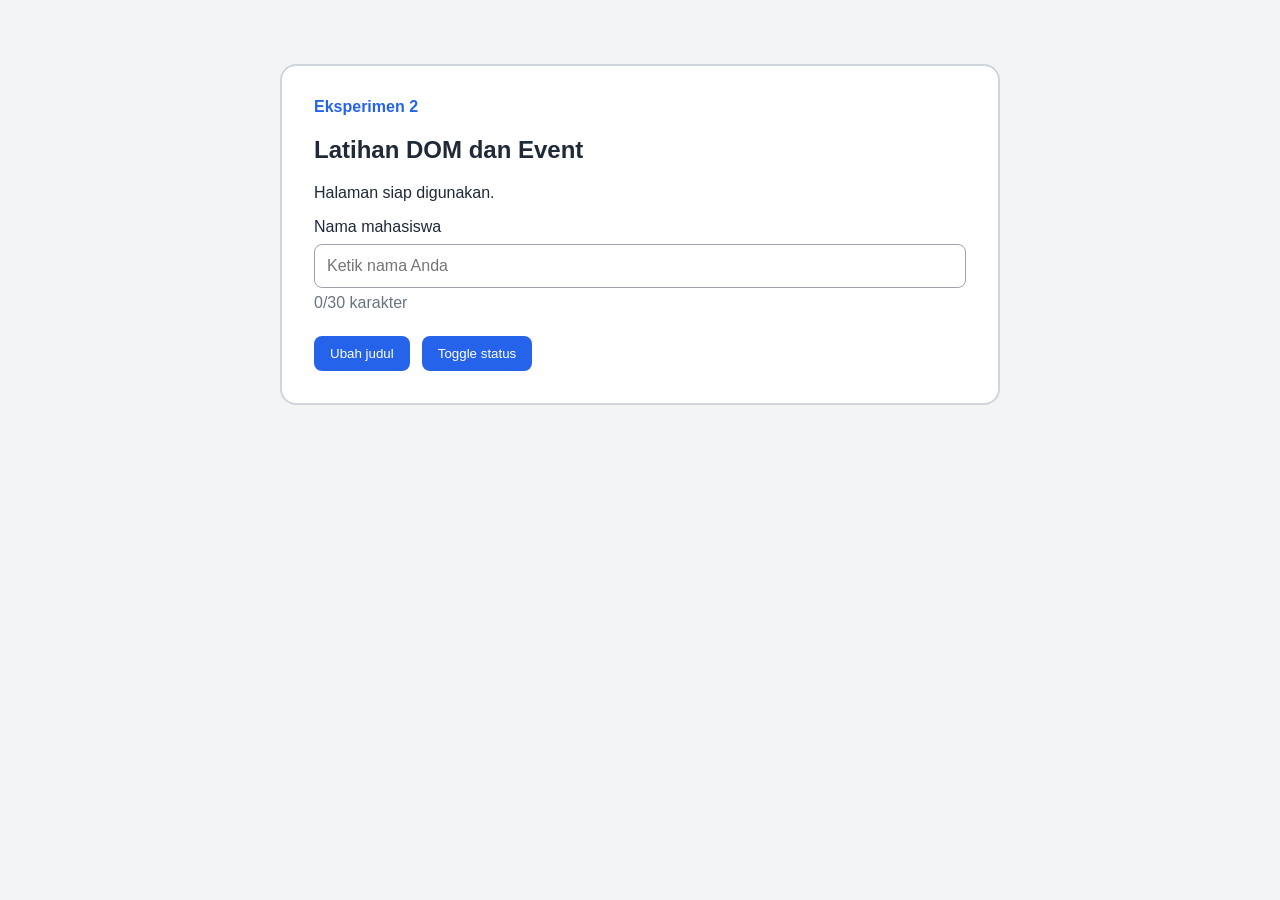
<file: A2/index.html>
<!doctype html>
<html lang="id">
<head>
 <meta charset="utf-8">
 <meta name="viewport"
 content="width=device-width, initial-scale=1">
 <title>Eksperimen DOM dan Event</title>
 <link rel="stylesheet" href="css/style.css">
</head>
<body>
 <main class="container">
 <section class="praktikum-card"
 aria-labelledby="judul-utama">
 <p class="label">Eksperimen 2</p>
 <h1 id="judul-utama">Latihan DOM dan Event</h1>
 <p id="status-pesan" aria-live="polite">
 Halaman siap digunakan.
 </p>
 <label for="nama">Nama mahasiswa</label>
 <input id="nama" name="nama" type="text"
 maxlength="30"
 placeholder="Ketik nama Anda">
 <p class="counter">
 <span id="jumlah-karakter">0</span>/30 karakter
 </p>
 <div class="actions">
 <button id="ubah-judul" type="button">
 Ubah judul
 </button>
 <button id="toggle-status" type="button"
 aria-pressed="false">
 Toggle status
 </button>
 </div>
 </section>
 </main>
 <script src="js/app.js" defer></script>
</body>
</html>
</file>
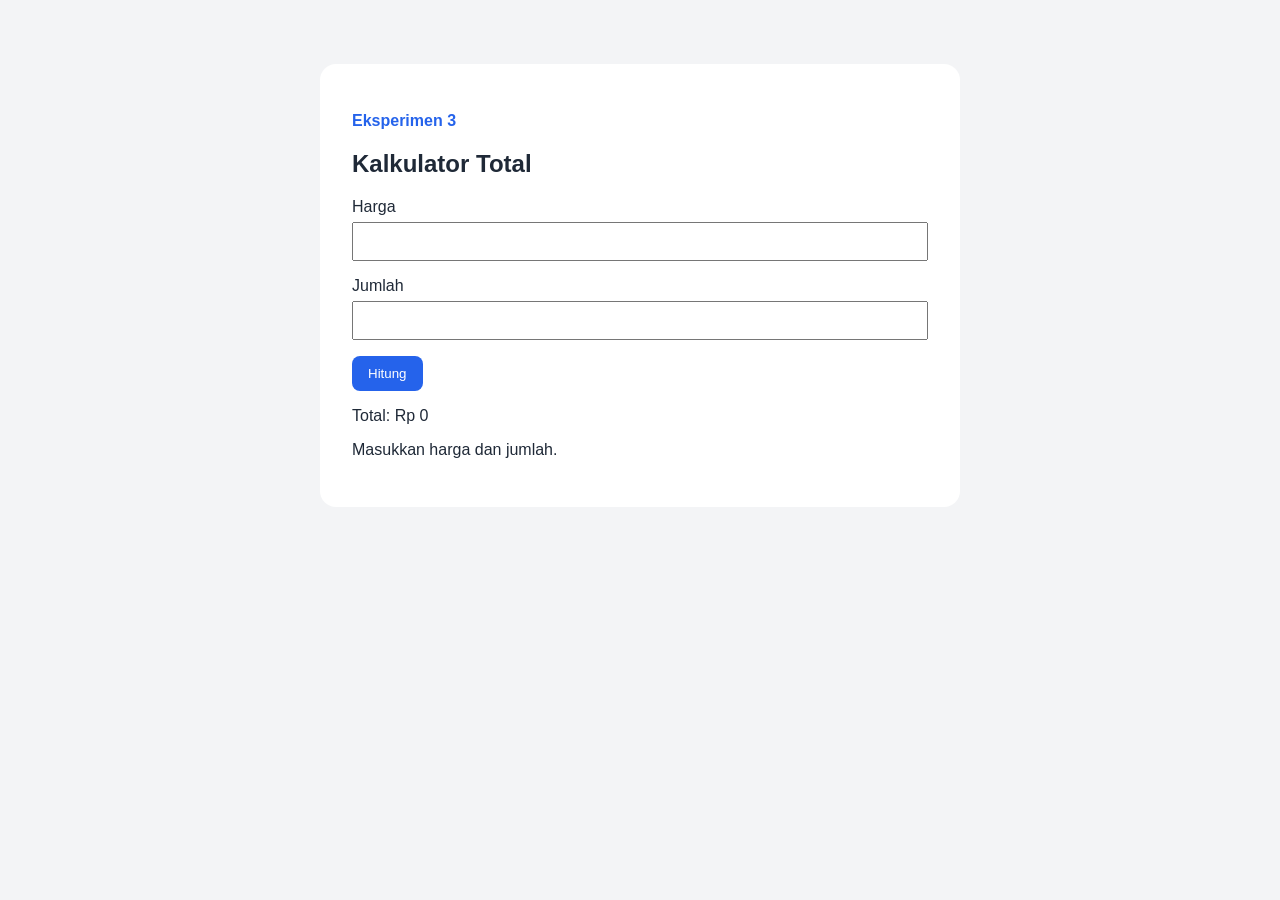
<file: eksperimen-3-debugging/index.html>
<!doctype html>
<html lang="id">
<head>
 <meta charset="utf-8">
 <meta name="viewport"
 content="width=device-width, initial-scale=1">
 <title>Eksperimen Diagnosis Error</title>
 <link rel="stylesheet" href="css/style.css">
</head>
<body>
 <main class="container">
 <section class="praktikum-card"
 aria-labelledby="judul-utama">
 <p class="label">Eksperimen 3</p>
 <h1 id="judul-utama">Kalkulator Total</h1>
 <form id="form-hitung">
 <label for="harga">Harga</label>
 <input id="harga" name="harga" type="number"
 min="1" required>
 <label for="jumlah">Jumlah</label>
 <input id="jumlah" name="jumlah" type="number"
 min="1" required>
 <button id="hitung" type="submit">Hitung</button>
 </form>
 <p>Total: Rp <output id="hasil">0</output></p>
 <p id="pesan" role="status" aria-live="polite">
 Masukkan harga dan jumlah.
 </p>
 </section>
 </main>
 <script src="js/app.js" defer></script>
</body>
</html>
</file>
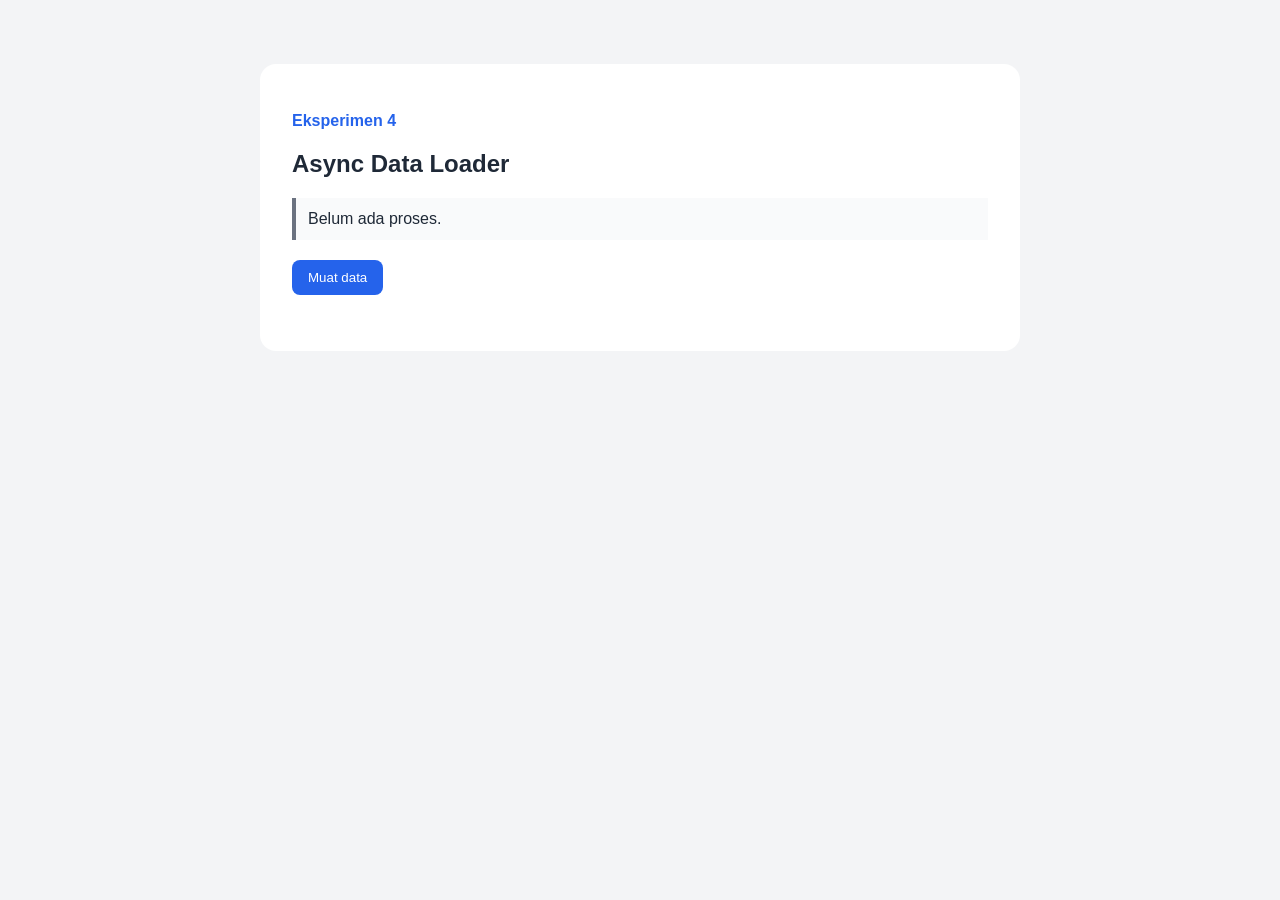
<file: eksperimen-4-async/index.html>
<!doctype html>
<html lang="id">
<head>
 <meta charset="utf-8">
 <meta name="viewport"
 content="width=device-width, initial-scale=1">
 <title>Eksperimen Asynchronous JavaScript</title>
 <link rel="stylesheet" href="css/style.css">
</head>
<body>
 <main class="container">
 <section class="praktikum-card"
 aria-labelledby="judul-utama">
 <p class="label">Eksperimen 4</p>
 <h1 id="judul-utama">Async Data Loader</h1>
 <p id="status" class="status" data-state="idle"
 role="status" aria-live="polite">
 Belum ada proses.
 </p>
 <button id="muat-data" type="button">
 Muat data
 </button>
 <section id="daftar-fitur" class="grid"
 aria-label="Daftar fitur"></section>
 </section>
 </main>
 <script src="js/app.js" defer></script>
</body>
</html>
</file>
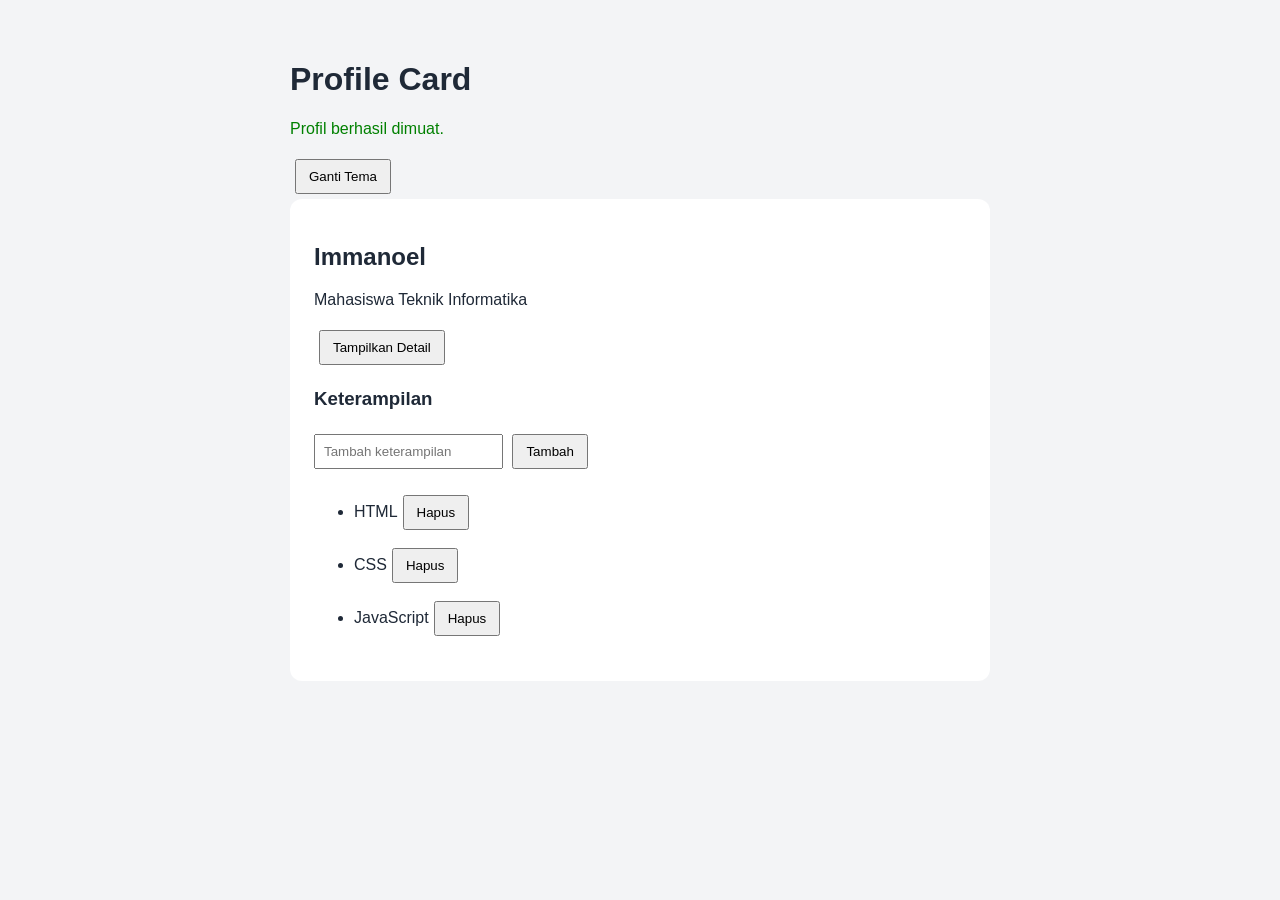
<file: Homework — Interactive Profile Card/index.html>
<!DOCTYPE html>
<html lang="id">
<head>
    <meta charset="UTF-8">
    <meta name="viewport" content="width=device-width, initial-scale=1.0">
    <title>Profile Card</title>
    <link rel="stylesheet" href="css/style.css">
    <script src="js/app.js" defer></script>
</head>
<body>

    <main class="container">

        <h1>Profile Card</h1>

        <p id="status" aria-live="polite">
            Memuat profil...
        </p>

        <button id="coba-lagi" hidden>Coba Lagi</button>
        <button id="tema">Ganti Tema</button>

        <section class="card">

            <h2 id="nama">-</h2>
            <p id="jabatan">-</p>

            <button
                id="detail"
                aria-expanded="false">
                Tampilkan Detail
            </button>

            <div id="detail-profil" hidden>
                <p id="deskripsi">-</p>
                <p id="email">-</p>
            </div>

            <h3>Keterampilan</h3>

            <form id="form-keterampilan">
                <input
                    type="text"
                    id="keterampilan"
                    placeholder="Tambah keterampilan">

                <button type="submit">
                    Tambah
                </button>

                <p id="error-keterampilan"></p>
            </form>

            <ul id="daftar-keterampilan"></ul>

        </section>

    </main>

</body>
</html>
</file>
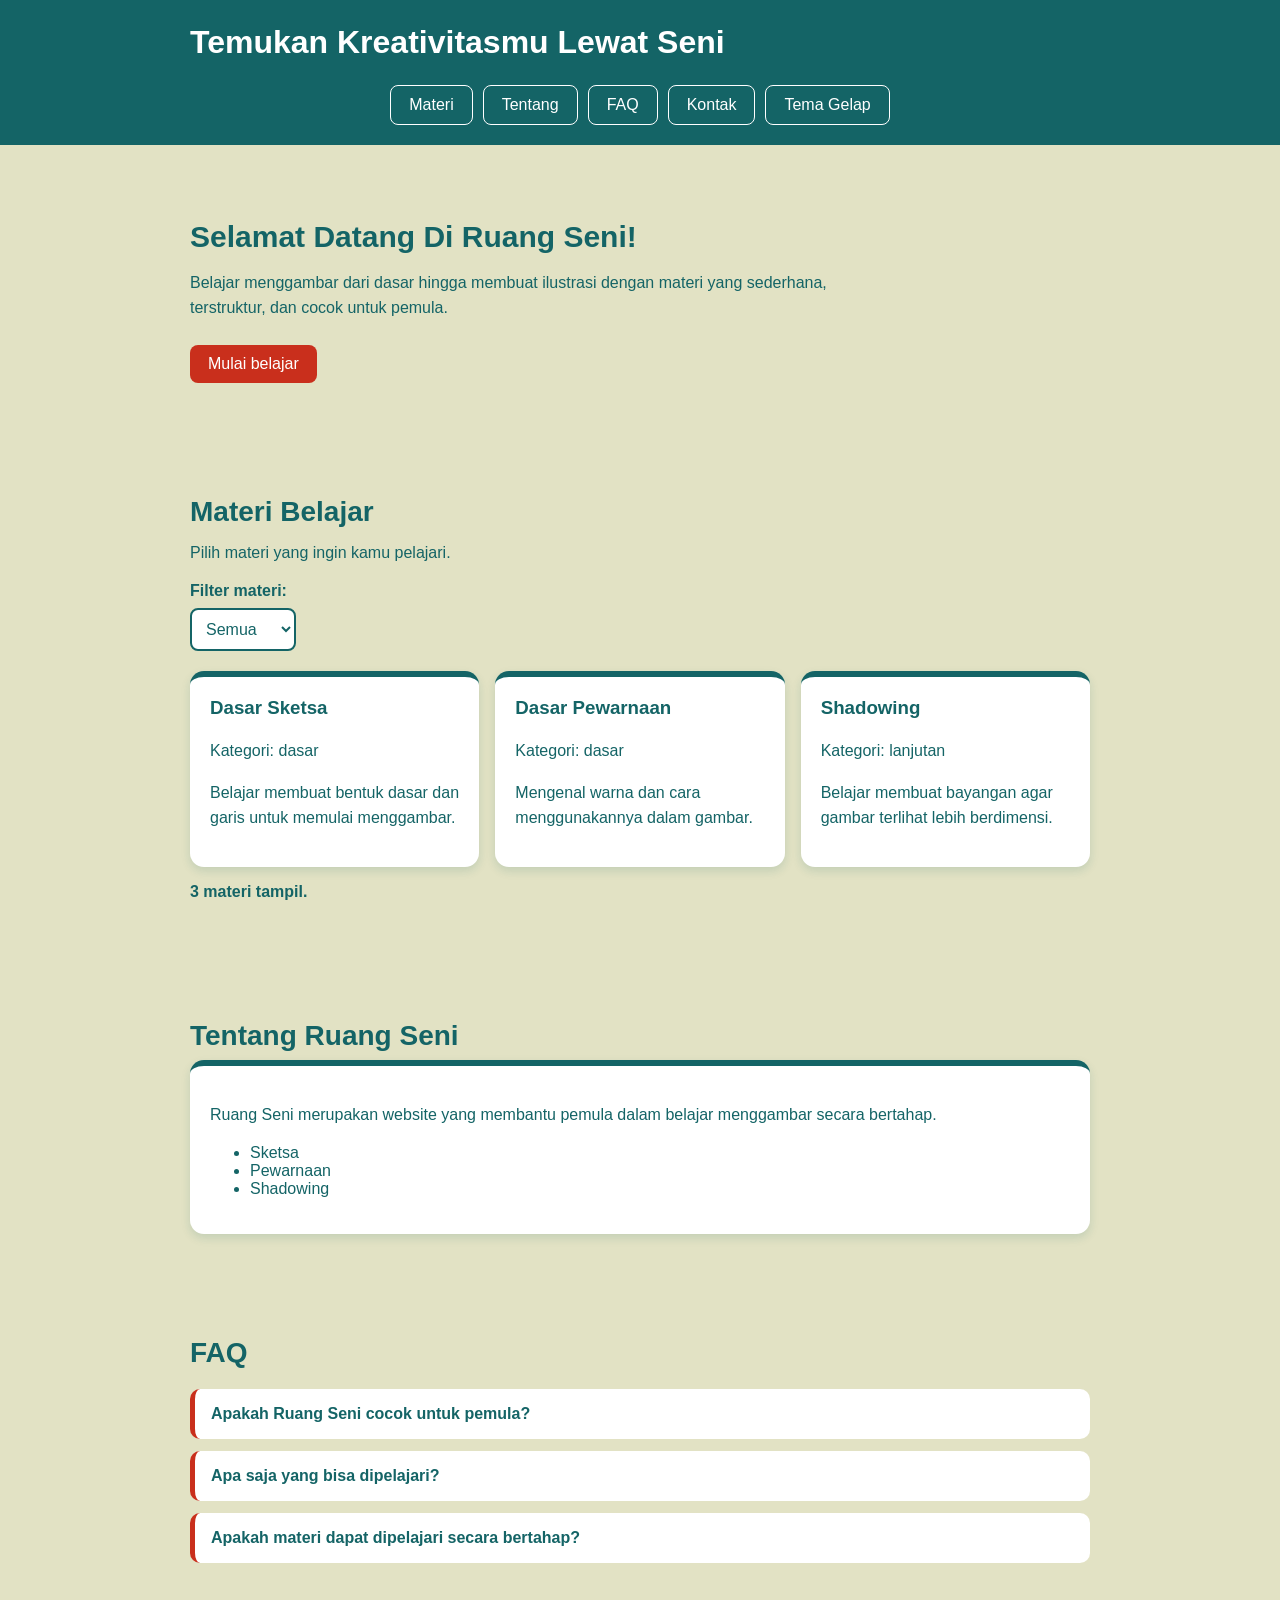
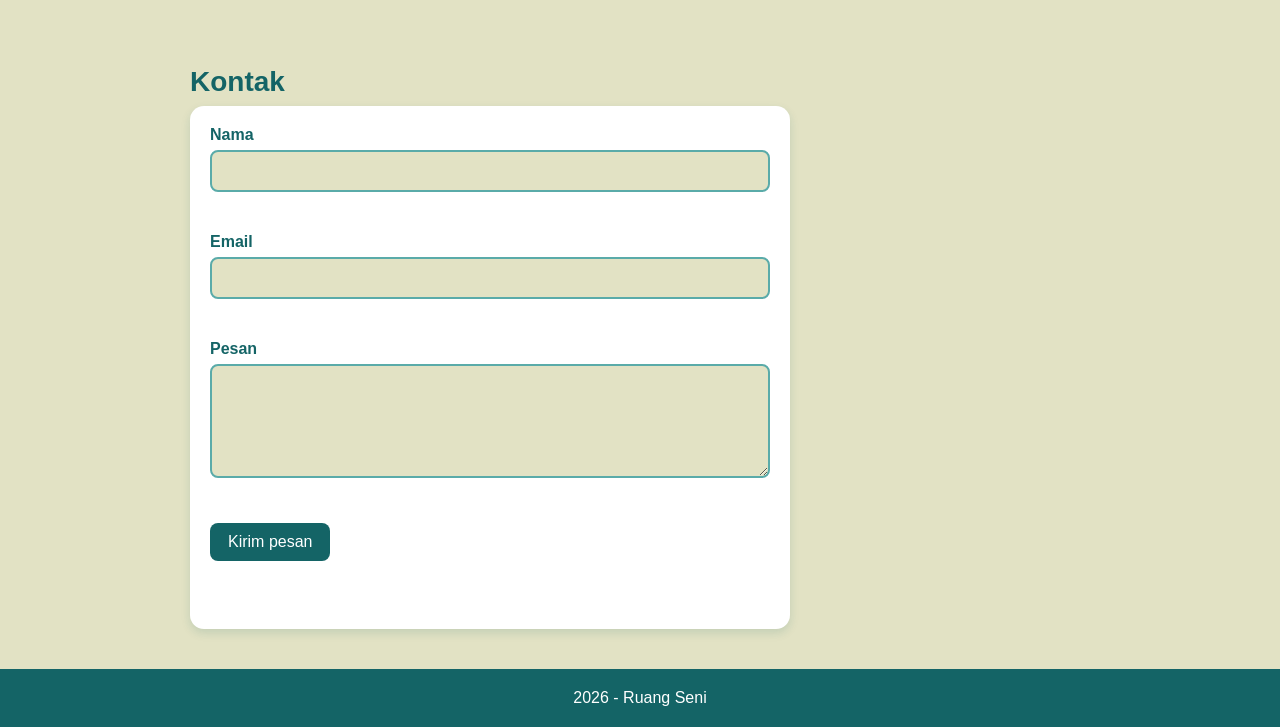
<file: Mini-Project/index.html>
<!doctype html>
<html lang="id">
<head>
    <meta charset="utf-8">
    <meta name="viewport" content="width=device-width, initial-scale=1">
    <title>Ruang Seni</title>
    <link href="css/style.css" rel="stylesheet">
    <script src="js/app.js" defer></script>
</head>
<body>
    <header>
        <div class="container">
            <div class="header-content">
                <h1>Temukan Kreativitasmu Lewat Seni</h1>
                <button id="menu-toggle"
                        class="menu-toggle"
                        type="button"
                        aria-expanded="false"
                        aria-controls="main-nav">
                    Menu
                </button>
            </div>
            <nav id="main-nav">
                <a href="#materi" class="nav-link">Materi</a>
                <a href="#tentang" class="nav-link">Tentang</a>
                <a href="#faq" class="nav-link">FAQ</a>
                <a href="#kontak" class="nav-link">Kontak</a>
                <button id="theme-toggle"
                        class="nav-button"
                        type="button"
                        aria-pressed="false">
                    Tema Gelap
                </button>
            </nav>
        </div>
    </header>

    <main>
        <section class="hero">
            <div class="container">
                <h2>Selamat Datang Di Ruang Seni!</h2>
                <p>
                    Belajar menggambar dari dasar hingga membuat ilustrasi
                    dengan materi yang sederhana, terstruktur, dan cocok untuk pemula.
                </p>
                <a href="#materi" class="button button-belajar">
                    Mulai belajar
                </a>
            </div>
        </section>

        <section id="materi" class="section">
            <div class="container">
                <h2>Materi Belajar</h2>
                <p>Pilih materi yang ingin kamu pelajari.</p>

                <div class="filter-group">
                    <label for="filter-materi">Filter materi:</label>
                    <select id="filter-materi">
                        <option value="semua">Semua</option>
                        <option value="dasar">Dasar</option>
                        <option value="lanjutan">Lanjutan</option>
                    </select>
                </div>

                <div id="daftar-materi" class="card-list"></div>
                <p id="status-materi" class="status" aria-live="polite"></p>
            </div>
        </section>

        <section id="tentang" class="section">
            <div class="container">
                <h2>Tentang Ruang Seni</h2>

                <div class="card">
                    <p>
                        Ruang Seni merupakan website yang membantu pemula
                        dalam belajar menggambar secara bertahap.
                    </p>

                    <ul>
                        <li>Sketsa</li>
                        <li>Pewarnaan</li>
                        <li>Shadowing</li>
                    </ul>
                </div>
            </div>
        </section>

        <section id="faq" class="section">
            <div class="container">
                <h2>FAQ</h2>

                <div class="faq-list">
                    <article class="faq-item">
                        <button class="faq-question"
                                type="button"
                                aria-expanded="false">
                            Apakah Ruang Seni cocok untuk pemula?
                        </button>
                        <div class="faq-answer" hidden>
                            <p>
                                Ya. Materi disusun dari dasar sehingga
                                cocok untuk orang yang baru mulai belajar menggambar.
                            </p>
                        </div>
                    </article>

                    <article class="faq-item">
                        <button class="faq-question"
                                type="button"
                                aria-expanded="false">
                            Apa saja yang bisa dipelajari?
                        </button>
                        <div class="faq-answer" hidden>
                            <p>
                                Kamu dapat mempelajari sketsa, pewarnaan,
                                shadowing, dan dasar ilustrasi.
                            </p>
                        </div>
                    </article>

                    <article class="faq-item">
                        <button class="faq-question"
                                type="button"
                                aria-expanded="false">
                            Apakah materi dapat dipelajari secara bertahap?
                        </button>
                        <div class="faq-answer" hidden>
                            <p>
                                Ya. Kamu dapat memulai dari materi dasar
                                kemudian melanjutkan ke materi berikutnya.
                            </p>
                        </div>
                    </article>
                </div>
            </div>
        </section>

        <section id="kontak" class="section">
            <div class="container">
                <h2>Kontak</h2>

                <form id="form-kontak" class="contact-form" novalidate>
                    <div class="form-group">
                        <label for="nama">Nama</label>
                        <input id="nama"
                               name="nama"
                               type="text"
                               required
                               minlength="3">
                        <p id="error-nama" class="error"></p>
                    </div>

                    <div class="form-group">
                        <label for="email">Email</label>
                        <input id="email"
                               name="email"
                               type="email"
                               required>
                        <p id="error-email" class="error"></p>
                    </div>

                    <div class="form-group">
                        <label for="pesan">Pesan</label>
                        <textarea id="pesan"
                                  name="pesan"
                                  rows="5"
                                  required
                                  minlength="10"></textarea>
                        <p id="error-pesan" class="error"></p>
                    </div>

                    <button type="submit" class="button button-email">
                        Kirim pesan
                    </button>

                    <p id="pesan-berhasil"
                       class="success"
                       aria-live="polite"></p>
                </form>
            </div>
        </section>
    </main>

    <button id="back-to-top"
            class="back-to-top"
            type="button"
            hidden>
        ↑ Kembali ke atas
    </button>

    <footer>
        <div>2026 - Ruang Seni</div>
    </footer>
</body>
</html>
</file>
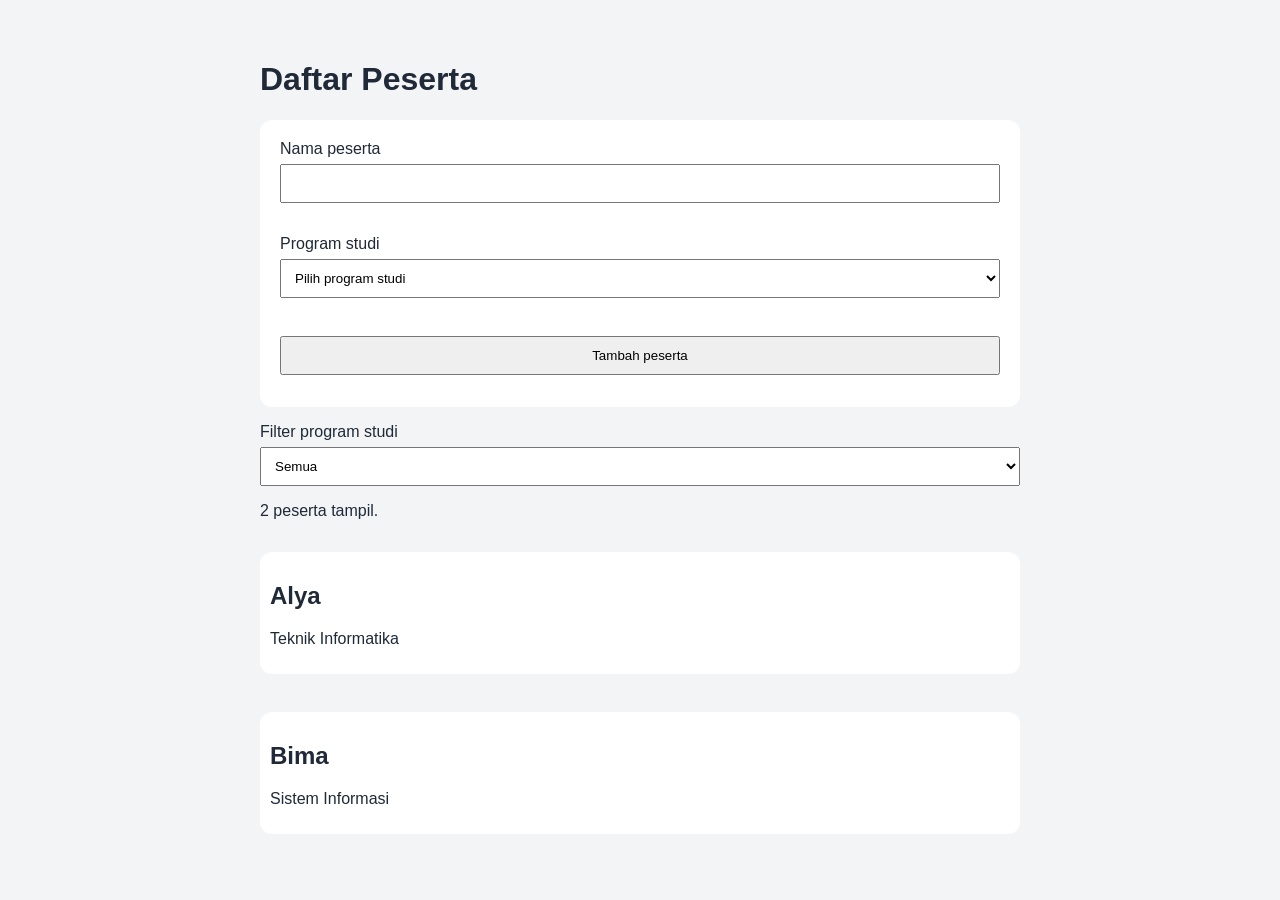
<file: task-2-dom-form/index.html>
<!doctype html>
<html lang="id">
<head>
 <meta charset="utf-8">
 <meta name="viewport" content="width=device-width, initial-scale=1">
 <title>Task 2 DOM dan Form</title>
 <link rel="stylesheet" href="css/style.css">
</head>
<body>
 <main class="container">
 <h1>Daftar Peserta</h1>
 <form id="form-peserta" novalidate>
 <label for="nama">Nama peserta</label>
 <input id="nama" name="nama" autocomplete="name"
 aria-describedby="error-nama" required>
 <small id="error-nama" class="error"></small>
 <label for="prodi">Program studi</label>
 <select id="prodi" name="prodi"
 aria-describedby="error-prodi" required>
 <option value="">Pilih program studi</option>
 <option>Teknik Informatika</option>
 <option>Sistem Informasi</option>
 </select>
 <small id="error-prodi" class="error"></small>
 <button type="submit">Tambah peserta</button>
 </form>
 <label for="filter-prodi">Filter program studi</label>
 <select id="filter-prodi">
 <option value="semua">Semua</option>
 <option>Teknik Informatika</option>
 <option>Sistem Informasi</option>
 <option>Manajemen Informatika</option>
 </select>
 <p id="status" role="status" aria-live="polite"></p>
 <section id="daftar-peserta" class="grid"
 aria-label="Daftar peserta"></section>
 </main>
 <script src="js/app.js" defer></script>
</body>
</html>
</file>
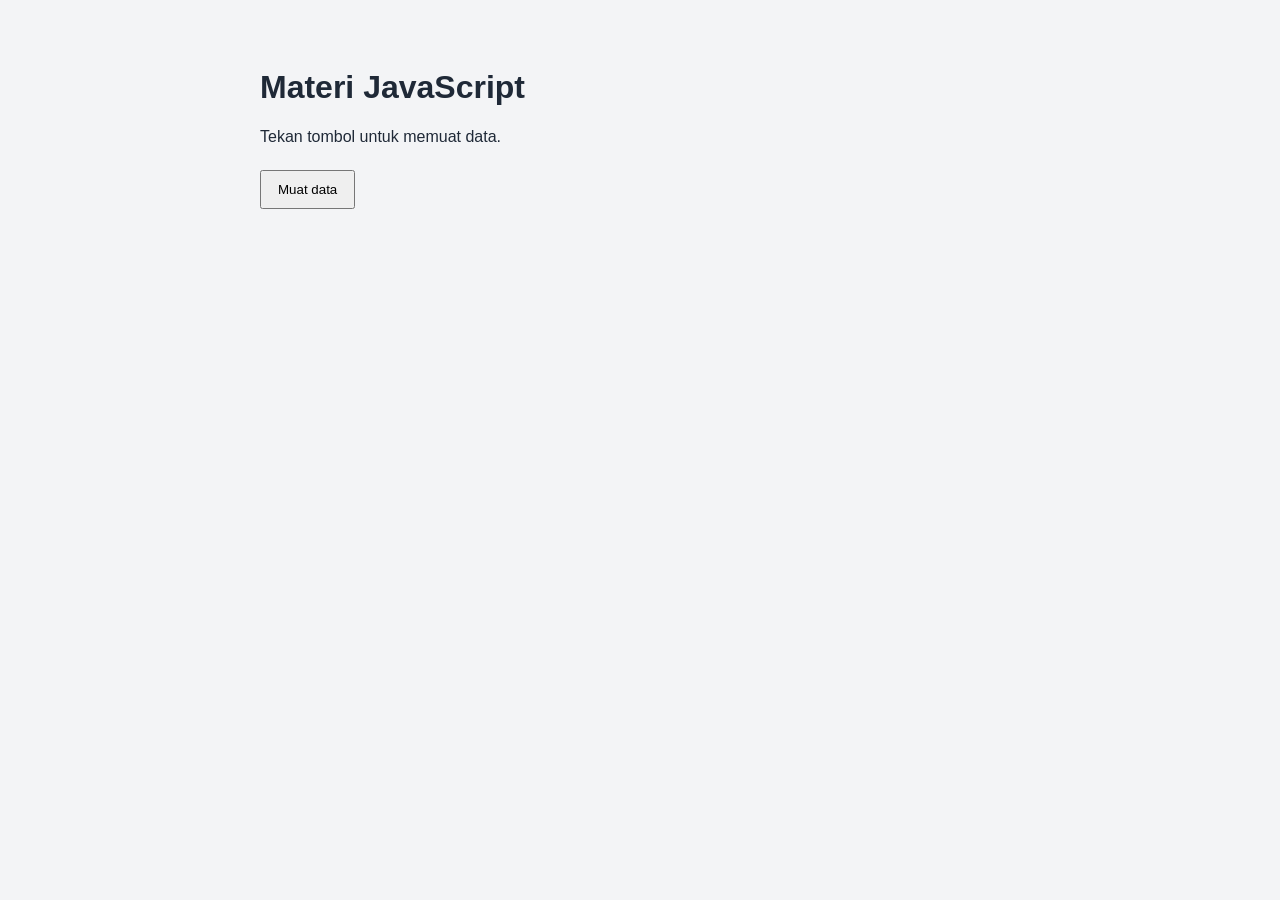
<file: task-3-async-loader/index.html>
<!doctype html>
<html lang="id">
<head>
 <meta charset="utf-8">
 <meta name="viewport" content="width=device-width, initial-scale=1">
 <title>Task 3 Async Data Loader</title>
 <link rel="stylesheet" href="css/style.css">
</head>
<body>
 <main class="container">
 <h1>Materi JavaScript</h1>
 <p id="status" role="status" aria-live="polite">
 Tekan tombol untuk memuat data.
 </p>
 <button id="muat" type="button">Muat data</button>
 <button id="coba-lagi" type="button" hidden>Coba lagi</button>
 <section id="daftar-materi" class="grid"
 aria-label="Daftar materi"></section>
 </main>
 <script src="js/app.js" defer></script>
</body>
</html>
</file>
<file: A2/css/style.css>
* {
 box-sizing: border-box;
}
body {
 margin: 0;
 min-height: 100vh;
 font-family: Arial, sans-serif;
 color: #1f2937;
 background: #f3f4f6;
 transition: background 200ms, color 200ms;
}
.container {
 width: min(90%, 720px);
 margin-inline: auto;
 padding-block: 64px;
}
.praktikum-card {
 padding: 32px;
 border: 2px solid #d1d5db;
 border-radius: 16px;
 background: #ffffff;
}
.label {
 margin: 0 0 8px;
 font-weight: 700;
 color: #2563eb;
}
label,
input {
 display: block;
 width: 100%;
}
input {
 margin-top: 8px;
 padding: 12px;
 border: 1px solid #9ca3af;
 border-radius: 8px;
 font: inherit;
}
.counter {
 margin-top: 6px;
 color: #6b7280;
}

.actions {
 display: flex;
 flex-wrap: wrap;
 gap: 12px;
 margin-top: 24px;
}
button {
 padding: 10px 16px;
 border: 0;
 border-radius: 8px;
 color: #ffffff;
 background: #2563eb;
 cursor: pointer;
}
button:focus-visible {
 outline: 3px solid #f59e0b;
 outline-offset: 3px;
}
body.is-active {
 color: #f9fafb;
 background: #111827;
}
body.is-active .praktikum-card {
 border-color: #60a5fa;
 background: #1f2937;
}
body.is-active .counter {
 color: #d1d5db;
}
</file>
<file: eksperimen-3-debugging/css/style.css>
*{
 box-sizing: border-box;
}
body {
 margin: 0;
 font-family: Arial, sans-serif;
 color: #1f2937;
 background: #f3f4f6;
}
.container {
 width: min(90%, 640px);
 margin-inline: auto;
 padding-block: 64px;
}
.praktikum-card {
 padding: 32px;
 border-radius: 16px;
 background: #ffffff;
}
.label {
 font-weight: 700;
 color: #2563eb;
}
label,
input {
 display: block;
 width: 100%;
}
input {
 margin-block: 6px 16px;
 padding: 10px;
}
button {
 padding: 10px 16px;
 border: 0;
 border-radius: 8px;
 color: #ffffff;
 background: #2563eb;
}
</file>
<file: eksperimen-4-async/css/style.css>
* {
 box-sizing: border-box;
}
body {
 margin: 0;
 font-family: Arial, sans-serif;
 color: #1f2937;
 background: #f3f4f6;
}
.container {
 width: min(90%, 760px);
 margin-inline: auto;
 padding-block: 64px;
}
.praktikum-card {
 padding: 32px;
 border-radius: 16px;
 background: #ffffff;
}
.label {
 font-weight: 700;
 color: #2563eb;
}
button {
 padding: 10px 16px;
 border: 0;
 border-radius: 8px;
 color: #ffffff;
 background: #2563eb;
 cursor: pointer;
}
button:disabled {
 cursor: wait;
 opacity: 0.6;
}

.status {
 margin-block: 20px;
 padding: 12px;
 border-left: 4px solid #6b7280;
 background: #f9fafb;
}
.status[data-state="loading"] {
 border-color: #d97706;
}
.status[data-state="success"] {
 border-color: #16a34a;
}
.status[data-state="empty"],
.status[data-state="error"] {
 border-color: #dc2626;
}
.grid {
 display: grid;
 gap: 12px;
 margin-top: 24px;
}
.feature-card {
 padding: 16px;
 border: 1px solid #d1d5db;
 border-radius: 10px;
}
.feature-card h2,
.feature-card p {
 margin-block: 0 8px;
}
</file>
<file: Homework — Interactive Profile Card/css/style.css>
* {
    box-sizing: border-box;
}

body {
    margin: 0;
    font-family: Arial, sans-serif;
    background: #f3f4f6;
    color: #1f2937;
}

.container {
    width: min(92%, 700px);
    margin: auto;
    padding: 40px 0;
}

.card {
    padding: 24px;
    background: white;
    border-radius: 12px;
}

button {
    padding: 8px 12px;
    margin: 5px;
    cursor: pointer;
}

input {
    padding: 8px;
}

li {
    margin: 8px 0;
}

.error {
    color: red;
}

body.dark {
    background: #1f2937;
    color: white;
}

body.dark .card {
    background: #374151;
}

#status[data-state="loading"] {
    color: blue;
}

#status[data-state="success"] {
    color: green;
}

#status[data-state="error"] {
    color: red;
}
</file>
<file: Mini-Project/css/style.css>
:root {
    --primary-color: #146466;
    --secondary-color: #c92f1c;
    --accent-color: #5aaba9;
    --background-color: #e2e2c4;
    --card-color: white;
    --text-color: #146466;
    --error-color: #c92f1c;
    --success-color: #146466;
}
* {
    box-sizing: border-box;
}
html {
    scroll-behavior: smooth;
}
body {
    margin: 0;
    min-height: 100vh;
    display: flex;
    flex-direction: column;
    font-family: Arial, sans-serif;
    font-size: 16px;
    color: var(--text-color);
    background-color: var(--background-color);
    transition: background-color 0.2s, color 0.2s;
}
body.dark {
    --background-color: #102f30;
    --card-color: #183f40;
    --text-color: #e2e2c4;
}
.container {
    width: min(92%, 900px);
    margin-inline: auto;
}
header {
    background-color: var(--primary-color);
    color: white;
}
.header-content {
    padding: 24px 0;
    display: flex;
    align-items: center;
    justify-content: space-between;
    gap: 16px;
}
header h1 {
    margin: 0;
    font-size: 32px;
}
nav {
    display: flex;
    justify-content: center;
    align-items: center;
    gap: 10px;
    padding-bottom: 20px;
    flex-wrap: wrap;
}
.nav-link,
.nav-button {
    display: inline-block;
    padding: 10px 18px;
    color: white;
    background-color: var(--primary-color);
    border: 1px solid white;
    border-radius: 8px;
    text-decoration: none;
    font: inherit;
    cursor: pointer;
}
.nav-link:hover,
.nav-button:hover {
    background-color: var(--secondary-color);
}
.menu-toggle {
    display: none;
    padding: 10px 16px;
    color: white;
    background-color: var(--secondary-color);
    border: 0;
    border-radius: 8px;
    font: inherit;
    cursor: pointer;
}
.nav-link:focus-visible,
.nav-button:focus-visible,
.menu-toggle:focus-visible,
.button:focus-visible,
.faq-question:focus-visible,
.back-to-top:focus-visible {
    outline: 3px solid var(--accent-color);
    outline-offset: 2px;
}
.hero {
    padding: 50px 0;
}
.hero h2,
.section h2 {
    color: var(--primary-color);
}
body.dark .hero h2,
body.dark .section h2 {
    color: var(--accent-color);
}
.hero h2 {
    font-size: 30px;
    margin-bottom: 10px;
}
.hero p {
    max-width: 700px;
    line-height: 1.6;
    margin-bottom: 24px;
}
.section {
    padding: 40px 0;
}
.section h2 {
    font-size: 28px;
    margin-bottom: 8px;
}
.card-list {
    display: flex;
    flex-direction: column;
    gap: 16px;
    margin-top: 20px;
}
.card {
    background-color: var(--card-color);
    padding: 20px;
    border-radius: 14px;
    border-top: 6px solid var(--primary-color);
    box-shadow: 0 4px 10px rgba(20, 100, 102, 0.15);
}
.card h3 {
    margin-top: 0;
    color: var(--primary-color);
}
body.dark .card h3 {
    color: var(--accent-color);
}
.card p {
    line-height: 1.6;
}
.button {
    display: inline-block;
    padding: 10px 18px;
    border-radius: 8px;
    color: white;
    text-decoration: none;
    font-weight: bold;
    cursor: pointer;
    border: 0;
    font: inherit;
}
.button-belajar {
    background-color: var(--secondary-color);
}
.button-belajar:hover {
    background-color: var(--primary-color);
}
.button-email {
    background-color: var(--primary-color);
}
.button-email:hover {
    background-color: var(--secondary-color);
}
.filter-group {
    margin-top: 20px;
}
.filter-group label {
    display: block;
    margin-bottom: 8px;
    font-weight: bold;
}
.filter-group select {
    padding: 10px;
    border: 2px solid var(--primary-color);
    border-radius: 8px;
    background-color: var(--card-color);
    color: var(--text-color);
    font: inherit;
}
.status {
    margin-top: 16px;
    font-weight: bold;
}
.faq-list {
    display: flex;
    flex-direction: column;
    gap: 12px;
    margin-top: 20px;
}
.faq-item {
    background-color: var(--card-color);
    border-radius: 10px;
    overflow: hidden;
    border-left: 5px solid var(--secondary-color);
}
.faq-question {
    width: 100%;
    padding: 16px;
    text-align: left;
    background-color: transparent;
    border: 0;
    color: var(--text-color);
    font: inherit;
    font-weight: bold;
    cursor: pointer;
}
.faq-answer {
    padding: 0 16px 16px;
    line-height: 1.6;
}
.contact-form {
    max-width: 600px;
    padding: 20px;
    background-color: var(--card-color);
    border-radius: 14px;
    box-shadow: 0 4px 10px rgba(20, 100, 102, 0.15);
}
.form-group {
    margin-bottom: 16px;
}
.form-group label {
    display: block;
    margin-bottom: 6px;
    font-weight: bold;
}
.form-group input,
.form-group textarea {
    width: 100%;
    padding: 10px;
    border: 2px solid var(--accent-color);
    border-radius: 8px;
    background-color: var(--background-color);
    color: var(--text-color);
    font: inherit;
}
.form-group input:focus,
.form-group textarea:focus {
    outline: 2px solid var(--primary-color);
}
.error {
    min-height: 20px;
    margin: 5px 0 0;
    color: var(--error-color);
    font-size: 14px;
}
.success {
    min-height: 20px;
    margin-top: 12px;
    color: var(--success-color);
    font-weight: bold;
}
.back-to-top {
    position: fixed;
    right: 20px;
    bottom: 20px;
    padding: 12px 16px;
    background-color: var(--secondary-color);
    color: white;
    border: 0;
    border-radius: 8px;
    font: inherit;
    font-weight: bold;
    cursor: pointer;
}
footer {
    margin-top: auto;
    padding: 20px;
    text-align: center;
    background-color: var(--primary-color);
    color: white;
}
@media (max-width: 767px) {
    .header-content {
        padding: 20px 0;
    }
    header h1 {
        font-size: 24px;
    }
    .menu-toggle {
        display: block;
    }
    nav {
        display: none;
        flex-direction: column;
        align-items: stretch;
        padding-bottom: 20px;
    }
    nav.is-open {
        display: flex;
    }
    .nav-link,
    .nav-button {
        text-align: center;
    }
}
@media (min-width: 768px) {
    .card-list {
        flex-direction: row;
        align-items: stretch;
    }
    .card-list .card {
        flex: 1;
    }
}
</file>
<file: task-2-dom-form/css/style.css>
* { box-sizing: border-box; }
body {
 margin: 0;
 font-family: Arial, sans-serif;
 color: #1f2937;
 background: #f3f4f6;
}
.container {
 width: min(92%, 760px);
 margin-inline: auto;
 padding-block: 40px;
}
form, .kartu {
 margin-block: 16px;
 padding: 20px;
 border-radius: 12px;
 background: #ffffff;
}
label, input, select, button { display: block; }
input, select, button {
 width: 100%;
 margin-block: 6px 12px;
 padding: 10px;
}
button { cursor: pointer; }
.grid { display: grid; gap: 12px; }
.error { display: block; min-height: 20px; color: #b91c1c; }
[aria-invalid="true"] { outline: 2px solid #b91c1c; }

#daftar-peserta article {   
  padding: 10px;
  margin-bottom: 10px;
  background-color: #ffffff;
}
</file>
<file: task-3-async-loader/css/style.css>
* { box-sizing: border-box; }
body {
 margin: 0;
 font-family: Arial, sans-serif;
 color: #1f2937;
 background: #f3f4f6;
}
.container {
 width: min(92%, 760px);
 margin-inline: auto;
 padding-block: 48px;
}
button { margin: 8px 8px 16px 0; padding: 10px 16px; }
.grid { display: grid; gap: 12px; }
.kartu {
 padding: 16px;
 border-radius: 12px;
 background: #ffffff;
}
#status[data-state="loading"] { color: #1d4ed8; }
#status[data-state="error"] { color: #b91c1c; }
#status[data-state="success"] { color: #166534; }
</file>
